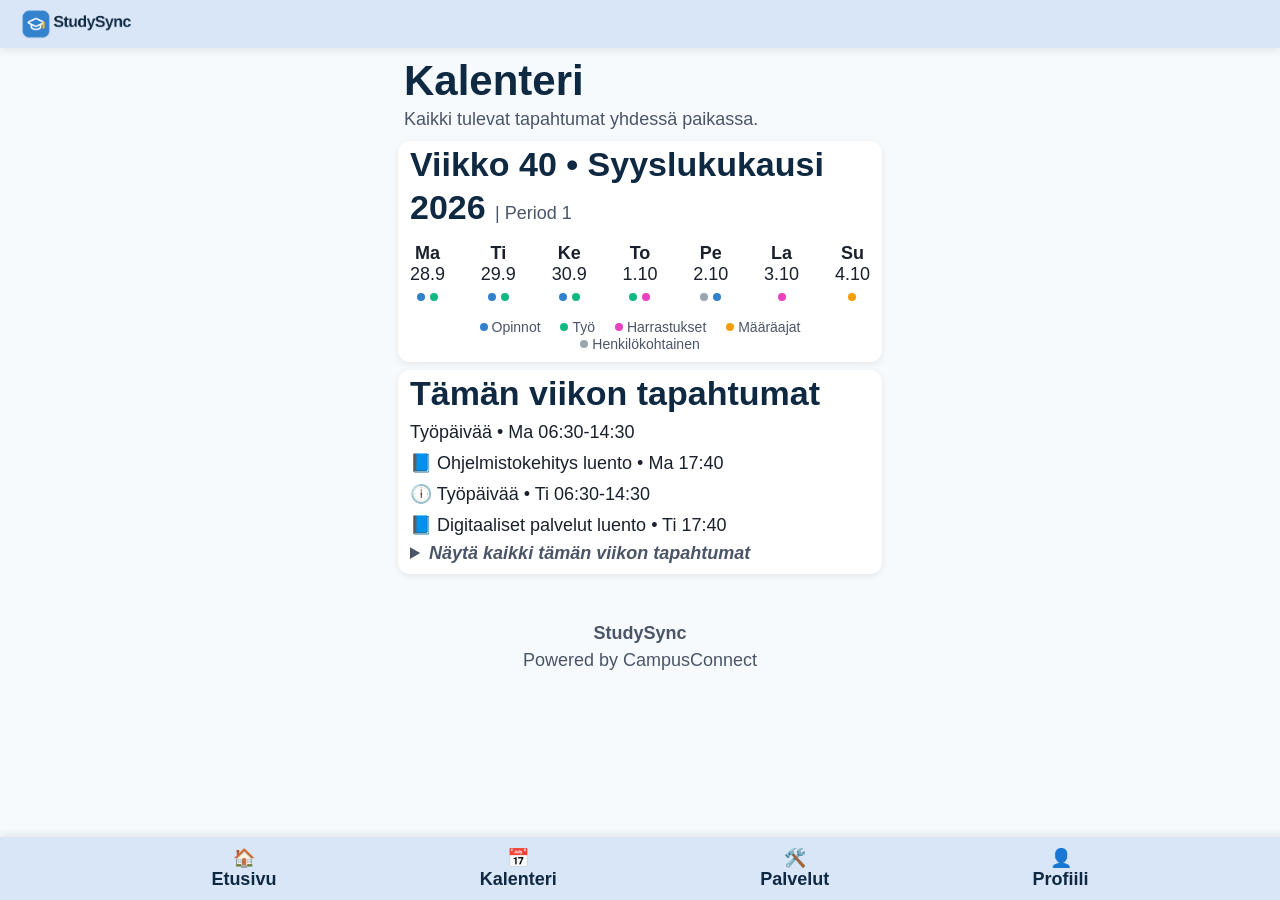
<file: calendar.html>
<!DOCTYPE html>
<html lang="fi">
<head>
<meta charset="UTF-8">
<meta name="viewport" content="width=device-width, initial-scale=1.0">
<meta name="description" 
    content="StudySync kalenteri opiskelun, tapahtumien ja määräaikojen hallintaan.">
<title>StudySync- Kalenteri</title>
<link rel="stylesheet" href="style.css">
</head>
<body>

<header>
<img class="logo" src="3studysync-logo-highres.png" alt="StudySync-logo">
</header>

<main>
<section class="hero">
<div class="hero-header">
<!-- Kalenteri ja sivua tutustava lause-->
<h1>Kalenteri</h1> 
</div>
<p class="hero-description">
Kaikki tulevat tapahtumat yhdessä paikassa.</p>
</section>

<section class="card">
<h2>
Viikko 40 • Syyslukukausi 2026 
<span class="period">| Period 1</span>
</h2>

<div class="week">
<div class="day">
<strong>Ma</strong><br>
28.9<br>
<span class="dot school"></span>
<span class="dot work"></span>
</div>
<div class="day">
<strong>Ti</strong><br>
29.9<br>
<span class="dot school"></span>
<span class="dot work"></span>
</div>
<div class="day">
<strong>Ke</strong><br>
30.9<br>
<span class="dot school"></span>
<span class="dot work"></span>
</div>
<div class="day">
<strong>To</strong><br>
1.10<br>
<span class="dot work"></span>
<span class="dot workout"></span>
</div>
<div class="day">
<strong>Pe</strong><br>
2.10<br>
<span class="dot personal"></span>
<span class="dot school"></span>
</div>
<div class="day">
<strong>La</strong><br>
3.10<br>
<span class="dot workout"></span>
</div>
<div class="day">
<strong>Su</strong><br>
4.10<br>
<span class="dot deadline"></span>
</div>
</div>

<div class="legend">
<span class="legend-item">
<span class="dot school"></span>
Opinnot
</span>
<span class="legend-item">
<span class="dot work"></span>
Työ
</span>
<span class="legend-item">
<span class="dot workout"></span>
Harrastukset
</span>
<span class="legend-item">
<span class="dot deadline"></span>
Määräajat
</span>
<span class="legend-item">
<span class="dot personal"></span>
Henkilökohtainen
</span>
</div>
</section>

<section class="card">
<h2>Tämän viikon tapahtumat</h2>

<p>Työpäivää • Ma 06:30-14:30</p>
<p>📘 Ohjelmistokehitys luento • Ma 17:40</p>
<p>🕕 Työpäivää • Ti 06:30-14:30</p>
<p>📘 Digitaaliset palvelut luento • Ti 17:40</p>
<details>
<summary>Näytä kaikki tämän viikon tapahtumat</summary>
<p>🕕 Työpäivää • Ke 06:30-14:30</p>
<p>📘 ICT valmiudet luento • Ke 17:40</p>
<p>🕘 Työpäivää • To 09:30-15:30</p>
<p>🏋️‍♂️ Kuntosali • To 15:00-17:30</p>
<p>🦷 Hammaslääkäri • Pe 10:00 </p>
<p>🎯 Projektityö • Pe 15:00</p>
<p>🧘 Jooga • La 09:00-10:00</p>
<p>📝 Ohjelmistokehitys palautettava työ Deadline • Su 23:59</p>
</details>
</section>

</main>
    
<div class="poweredBy">
<p><b>StudySync</b><br>
Powered by CampusConnect</p>
</div>

<footer class="navigaatio">
<!-- alatunniste ja CC:n linkit --> 
<a href="index.html" class="active">🏠<br>Etusivu</a>
<a href="calendar.html" class="active">📅<br>Kalenteri</a>
<a href="services.html" class="active">🛠️<br>Palvelut</a>
<a href="profile.html" class="active">👤<br>Profiili</a>
</footer>

</body>
</html>
</file>
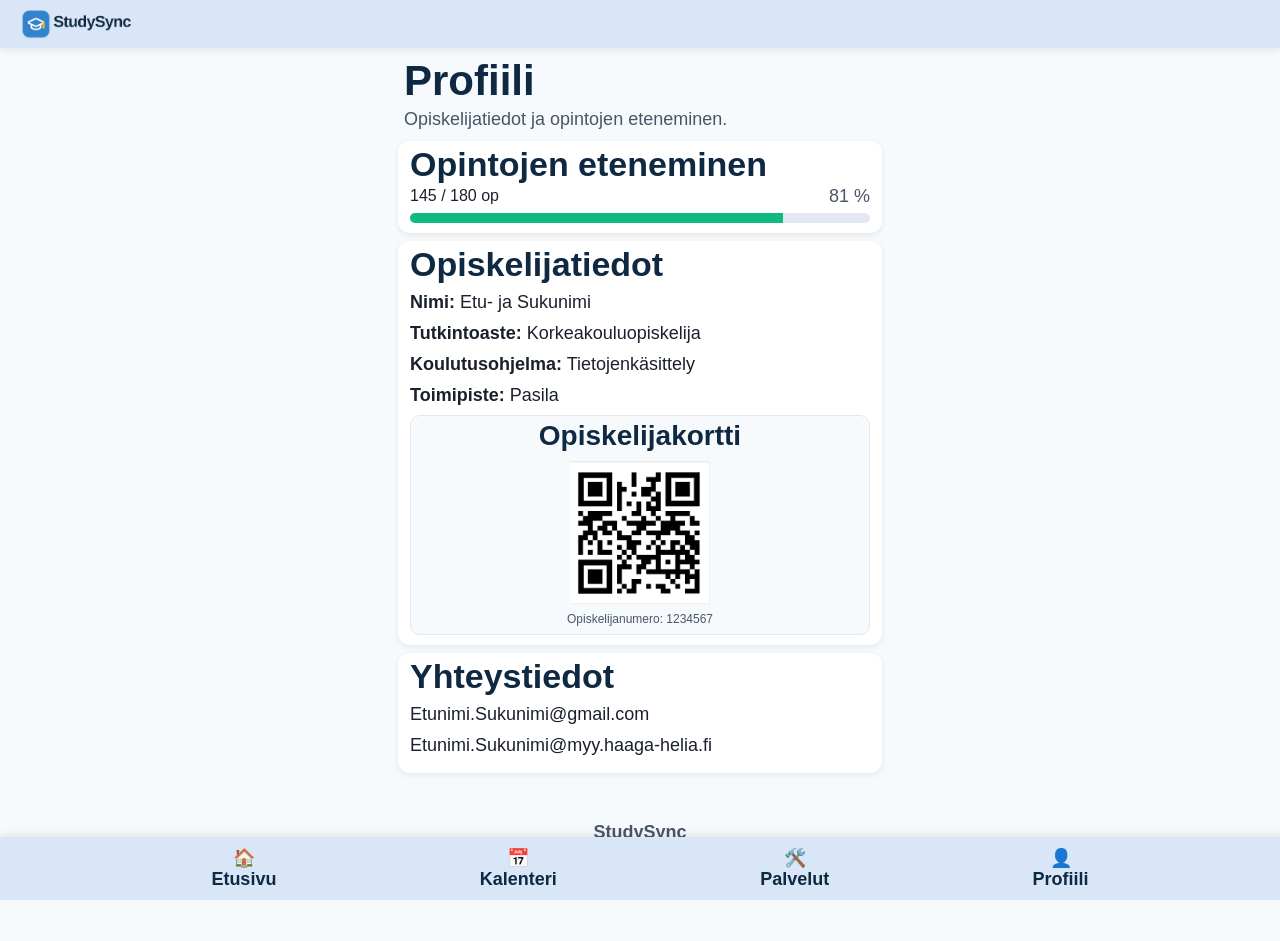
<file: profile.html>
<!DOCTYPE html>
<html lang="fi">
<head>
<meta charset="UTF-8">
<meta name="viewport" content="width=device-width, initial-scale=1.0">
<meta name="description" 
    content="StudySync opiskelijatiedot ja opintojen eteneminen.">
<title>StudySync- Profiili</title>
<link rel="stylesheet" href="style.css">
</head>
<body>

<header>
<img class="logo" src="3studysync-logo-highres.png" alt="StudySync-logo">
</header>

<main>
<section class="hero">
<div class="hero-header">
<!-- Profiili ja sivua tutustava lause-->
<h1>Profiili</h1>
</div>
<p class="hero-description">
Opiskelijatiedot ja opintojen eteneminen.</p>
</section>

<section class="card">
<h2>Opintojen eteneminen</h2>
<div class="progress-info">
<span>145 / 180 op</span>
<span class="progress-percent">81 %</span>
</div>
<div class="progress-bar">
<div class="progress"></div>
</div>
</section>

<section class="card">
<h2>Opiskelijatiedot</h2>

<p><strong>Nimi:</strong> Etu- ja Sukunimi</p>
<p><strong>Tutkintoaste:</strong>
Korkeakouluopiskelija</p>
<p><strong>Koulutusohjelma:</strong>
Tietojenkäsittely</p>
<p><strong>Toimipiste:</strong>
Pasila</p>
<div class="student-card">
<h3>Opiskelijakortti</h3>
<img src="4student-qr.png"
alt="QR-koodi"
class="student-qr">
<p class="student-number">
Opiskelijanumero: 1234567
</p>
</div>
</section>

<section class="card">
<h2>Yhteystiedot</h2>
<p>
Etunimi.Sukunimi@gmail.com
</p>
<p>
Etunimi.Sukunimi@myy.haaga-helia.fi
</p>
</section>


</main>
    
<div class="poweredBy">
<p><b>StudySync</b><br>
Powered by CampusConnect</p>
</div>

<footer class="navigaatio">
<!-- alatunniste ja CC:n linkit --> 
<a href="index.html" class="active">🏠<br>Etusivu</a>
<a href="calendar.html" class="active">📅<br>Kalenteri</a>
<a href="services.html" class="active">🛠️<br>Palvelut</a>
<a href="profile.html" class="active">👤<br>Profiili</a>
</footer>

</body>
</html>
</file>
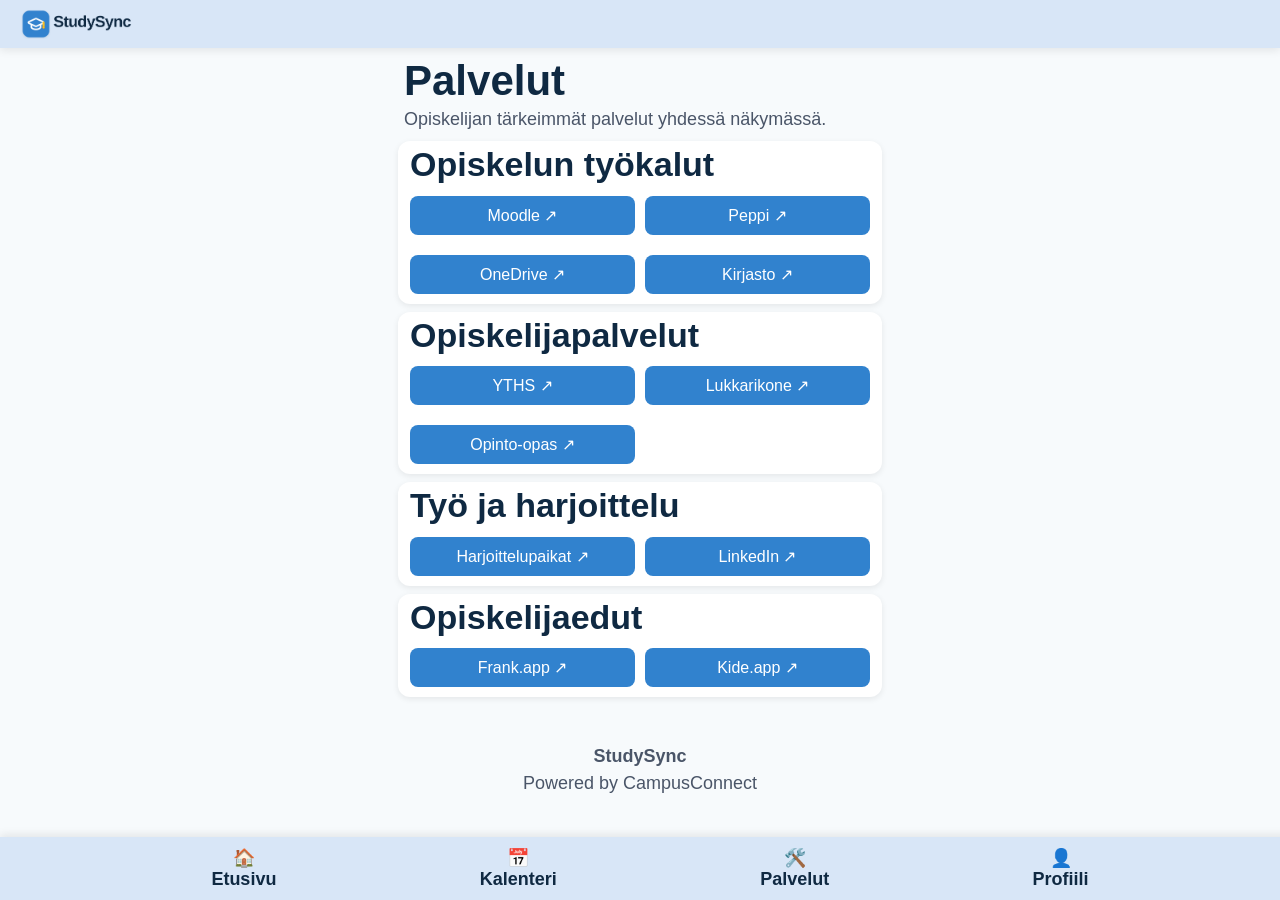
<file: services.html>
<!DOCTYPE html>
<html lang="fi">
<head>
<meta charset="UTF-8">
<meta name="viewport" content="width=device-width, initial-scale=1.0">
<meta name="description" 
    content="StudySync opiskelijapalvelut yhdessä näkymässä.">
<title>StudySync- Palvelut</title>
<link rel="stylesheet" href="style.css">
</head>
<body>

<header>
<img class="logo" src="3studysync-logo-highres.png" alt="StudySync-logo">
</header>

<main>
<section class="hero">
<div class="hero-header">
<!-- Palvelut ja sivua tutustava lause-->
<h1>Palvelut</h1>
</div>
<p class="hero-description">
Opiskelijan tärkeimmät palvelut yhdessä näkymässä.</p>
</section>


<section class="card">
<h2>Opiskelun työkalut</h2>
<div class="service-grid">

<a class="service-button"
href="https://hhmoodle.haaga-helia.fi/my/courses.php"
target="_blank" 
rel="noopener noreferrer">
Moodle ↗
</a>

<a class="service-button"
href="https://idpt.haaga-helia.fi/idp/profile/SAML2/Redirect/SSO?execution=e1s1"
target="_blank" 
rel="noopener noreferrer">
Peppi ↗
</a>

<a class="service-button"
href="https://haagahelia-my.sharepoint.com/my"
target="_blank" 
rel="noopener noreferrer">
OneDrive ↗
</a>

<a class="service-button"
href="https://www.haaga-helia.fi/fi/kirjasto-ja-tietopalvelut"
target="_blank" 
rel="noopener noreferrer">
Kirjasto ↗
</a>
</div>
</section>

<section class="card">
<h2>Opiskelijapalvelut</h2>
<div class="service-grid">

<a class="service-button"
href="https://www.yths.fi/"
target="_blank" 
rel="noopener noreferrer">
YTHS ↗
</a>

<a class="service-button"
href="https://lukkarit.haaga-helia.fi/#/schedule" 
target="_blank" 
rel="noopener noreferrer">
Lukkarikone ↗
</a>

<a class="service-button"
href="https://opinto-opas.haaga-helia.fi/"
target="_blank" 
rel="noopener noreferrer">
Opinto-opas ↗
</a>
</div>
</section>

<section class="card">
<h2>Työ ja harjoittelu</h2>
<div class="service-grid">

<a class="service-button"
href="https://www.jobteaser.com"
target="_blank"
rel="noopener noreferrer">
Harjoittelupaikat ↗
</a>

<a class="service-button"
href="https://www.linkedin.com/feed/"
target="_blank" 
rel="noopener noreferrer">
LinkedIn ↗
</a>
</div>
</section>

<section class="card">
<h2>Opiskelijaedut</h2>
<div class="service-grid">

<a class="service-button"
href="https://www.frank.fi"
target="_blank" 
rel="noopener noreferrer">
Frank.app ↗
</a>

<a class="service-button"
href="https://kide.app/"
target="_blank" 
rel="noopener noreferrer">
Kide.app ↗
</a>
</div>
</section>

</main>
    
<div class="poweredBy">
<p><b>StudySync</b><br>
Powered by CampusConnect</p>
</div>

<footer class="navigaatio">
<!-- alatunniste ja CC:n linkit --> 
<a href="index.html" class="active">🏠<br>Etusivu</a>
<a href="calendar.html" class="active">📅<br>Kalenteri</a>
<a href="services.html" class="active">🛠️<br>Palvelut</a>
<a href="profile.html" class="active">👤<br>Profiili</a>
</footer>

</body>
</html>
</file>
<file: style.css>
/* <-- Määritelty värikoodit --> */
:root {
--color-primary: #0F2942;
--color-secondary: #3182CE;
--color-background: #F7FAFC;
--color-surface: #FFFFFF;
--color-text: #1A202C;
}


/* <-- Header ja logo --> */
header {
background-color:#D8E6F7;
padding: 4px 16px;
display: flex;
align-items: center;
gap: 10px;
box-shadow: 0px 3px 8px rgba(0,0,0,0.08);
position: sticky;
top: 0;
z-index: 1000;
} .logo {
height: 40px;
width: auto;
}


/* <-- Pohja/tausta --> */
main {
max-width: 500px;
margin: 0 auto;
}

body {
background-color: #F7FAFC;
margin: 0;
font-family: Inter, sans-serif;
color: var(--color-text);
padding-bottom: 30px;
}


/* <-- Otsikot ja perus fontti --> */
h1 {
font-size: clamp(26px, 5vw, 42px);
color: var(--color-primary);
line-height: 1.1;
margin-top: 0px;
margin-bottom: 0px;
} h2 {
font-size: clamp(22px, 4vw, 34px);
color: var(--color-primary);
line-height: 1.25;
margin-top: 0px;
margin-bottom: 0px;
} h3 {
font-size: clamp(20px, 3vw, 28px);
color: var(--color-primary);
line-height: 1.3;
margin-top: 0px;
margin-bottom: 0px;
} h4 {
font-size: clamp(17px, 2.5vw, 22px);
color: var(--color-primary);
line-height: 1.4;
} p {
font-size: clamp(16px, 2.5vw, 18px);
line-height: 1.5;
}


/* <-- Tervehdys ja sivuja tutustavat lauseet --> */
.hero {padding: 10px 16px 0px 14px;
} .hero-header {
display: flex;
justify-content: space-between;
align-items: center;
} .hero-description {
color: #4A5568;
font-size: clamp(14px, 2.5vw, 18px);
margin-top: 2px;
margin-bottom: 0;
font-weight: normal;
}


/* <-- pvm --> */
.date {
color: #4A5568;
font-size: clamp(14px, 2.5vw, 18px);
}


/* <-- Quote --> */
.quote {
color: #4A5568;
padding-left: 12px;
margin-top: 0px;
margin-bottom: 20px;
border-left: 3px solid rgb(75, 160, 212);
border-radius: 4px;
} .daily-quote {
color: #4A5568;
padding-left: 12px;
margin-top: 0px;
margin-bottom: 0px;
font-style: italic;
border-left: 3px solid rgb(75, 160, 212);
border-radius: 4px;
} .quote-text {
font-style: italic;
}


/* <-- Tausta "kortit" --> */
.card {
background-color: white;
padding: 2px 12px 10px 12px;
margin: 8px 8px;
border-radius: 12px;
box-shadow: 0 2px 6px rgba(0,0,0,0.08);
} .card p {
margin: 4px 0;
}


/* <-- Uutisen detailit --> */
.news-details {
padding: 10px;
} .news-details h1 {
margin-bottom: 20px;
} .news-details h2 {
margin-top: 24px;
margin-bottom: 12px;
} .news-details h3 {
margin-top: 20px;
margin-bottom: 10px;
} .news-image {
width: 90%;
max-width: 350px;
display: block;
margin: 15px auto;
border-radius: 10px;
justify-content: space-evenly;
} 


/* <-- "Avaa ja lue lisää" detailit --> */
details summary {
color: #4A5568;
font-size: clamp(12px, 2.5vw, 18px);
font-style: italic;
cursor: pointer;
font-weight: bold;
}


/* <-- Profiilissa edistymisen näkymä --> */
.progress-info {
display: flex;
justify-content: space-between;
align-items: center;
margin-bottom: 6px;
} .progress-percent {
color: #4A5568;
font-size: clamp(14px, 2.5vw, 18px);
} .progress-bar {
width: 100%;
height: 10px;
background-color: #E2E8F0;
border-radius: 10px;
overflow: hidden;
} .progress {
width: 81%;
height: 100%;
background-color: #10B981;
}

/* <-- Profiilissa opiskelijankortti --> */
.student-card {
background-color: #F7FAFC;
border: 1px solid #E2E8F0;
border-radius: 10px;
padding: 2px;
margin-top: 6px;
text-align: center;
} .student-qr {
width: 140px;
height: auto;
display: block;
margin: 6px auto; 
} .student-number {
color: #4A5568;
font-size: 12px;
margin-top: 2px;
} .student-card h4 {
margin: 6px 0;
}


/* <-- Kalenteri detailit --> */
.period {
font-size: clamp(14px, 2.5vw, 18px);
font-weight: normal;
color: #4A5568;
} .week {
display: flex;
justify-content: space-between;
text-align: center;
margin-top: 15px;
} .day {
font-size: clamp(14px, 2.5vw, 18px);
} .dot {
display: inline-block;
width: 8px;
height: 8px;
border-radius: 50%;
} .school {
background-color: #3182CE;
} .deadline {
background-color: #F59E0B;
} .personal {
background-color: #9CA3AF;
} .work {
background-color: #10B981;
} .workout {
background-color: #e942bf;
} .legend {
margin-top:12px;
margin-bottom: 0;
text-align: center;
font-size: clamp(10px, 2.5vw, 14px);
color: #4A5568;
} .legend-item {
display: inline-flex;
align-items: center;
gap: 4px;
margin: 0 8px;
}


/* <-- Painikenapit --> */
.service-button {
display: block;
background-color: var(--color-secondary);
color: white;
text-decoration: none;
padding: 10px;
margin-top: 10px;
border-radius: 8px;
text-align: center;
} .service-grid {
display: grid;
grid-template-columns: 1fr;
gap: 10px;
} @media (min-width: 768px) {
.service-grid {
grid-template-columns: repeat(2, 1fr);
}
}


/* <-- Footer ja navigointi --> */
.poweredBy {
color: #4A5568;
padding: 20px;
text-align: center;
font-size: clamp(12px, 2.5vw, 16px);
max-width: 600px;
margin: 0 auto;
}

.navigaatio {
display: flex;
background-color:#D8E6F7;
padding: 10px;
text-align: center;
box-shadow: 0px -3px 8px rgba(0,0,0,0.08);
position: fixed;
justify-content: space-evenly;
gap: 2px;
z-index: 1000;
align-items: center;
bottom: 0;
left: 0;
width: 100%;
} .navigaatio a {
text-decoration: none;
color: var(--color-primary);
display: flex;
flex-direction: column;
align-items: center;
font-size: clamp(16px, 2.5vw, 18px);
min-width: 0;
} .active {
font-weight: bold;
}
</file>
